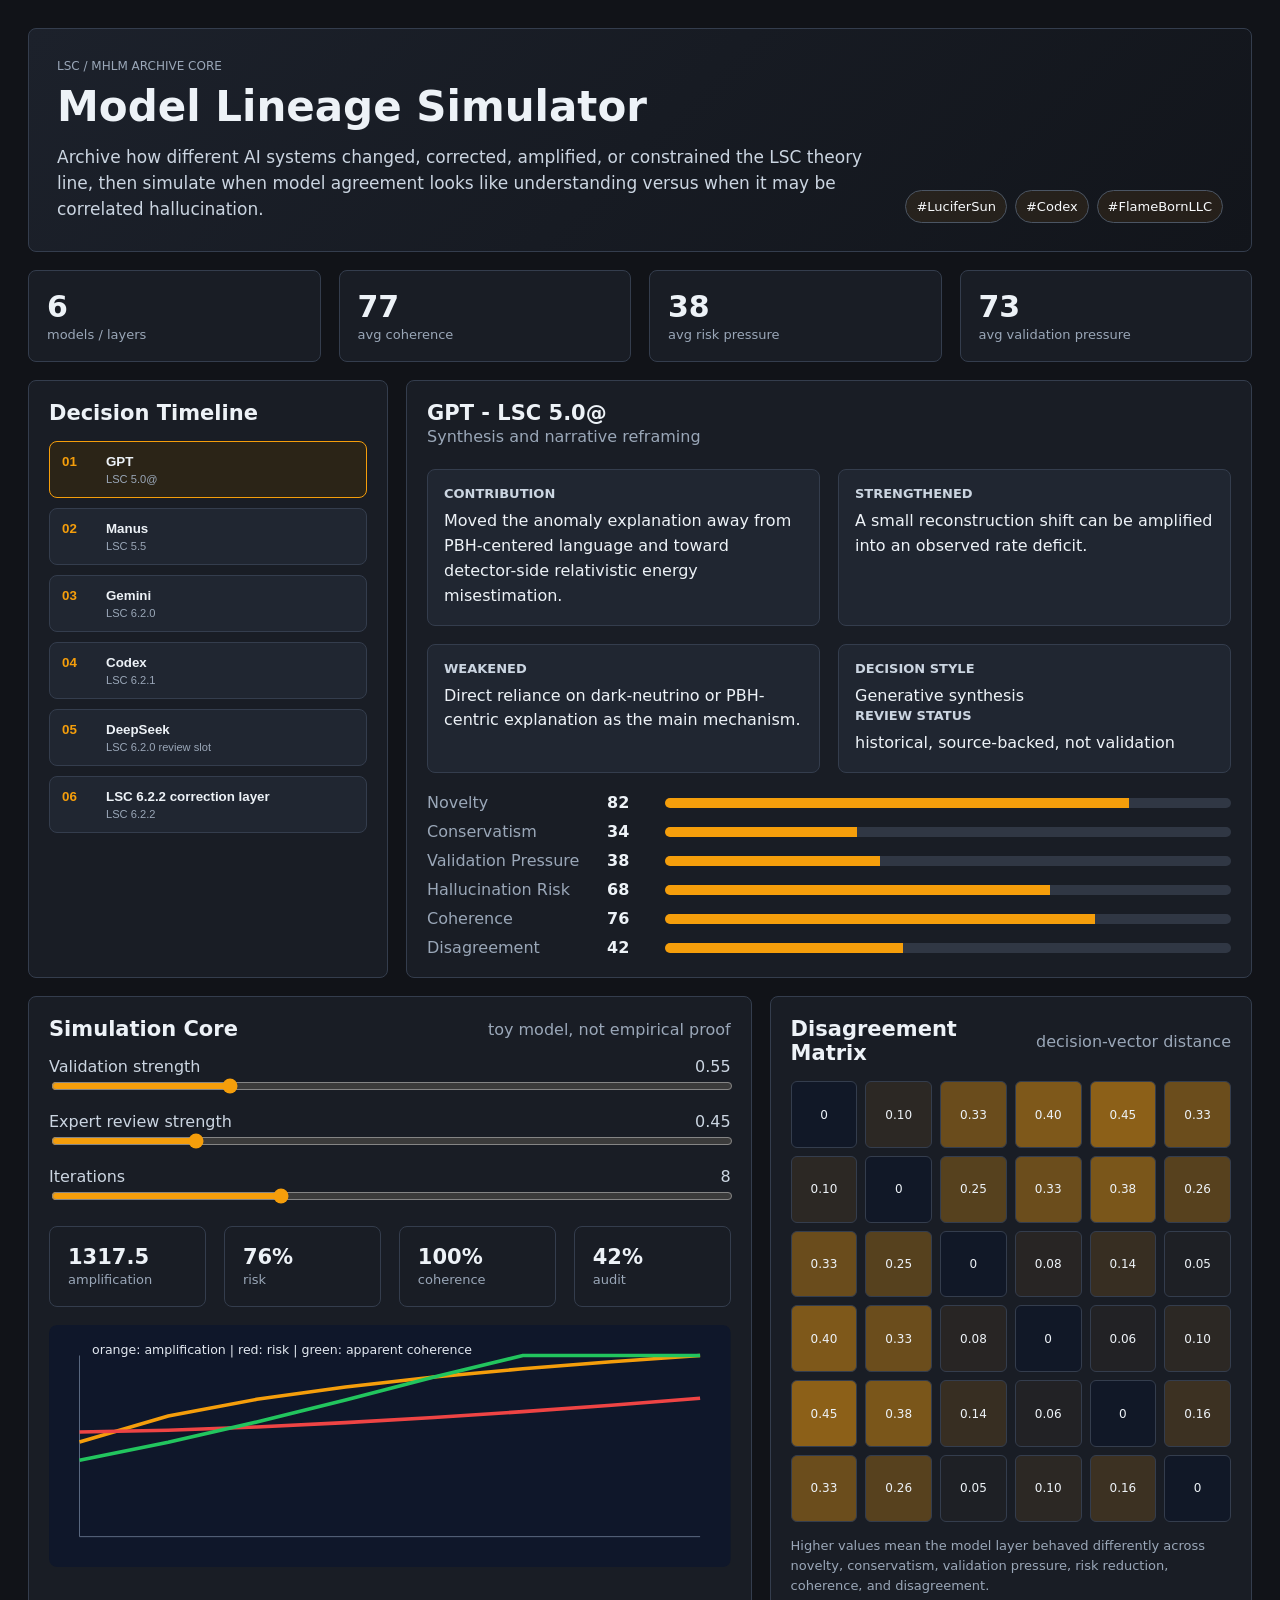
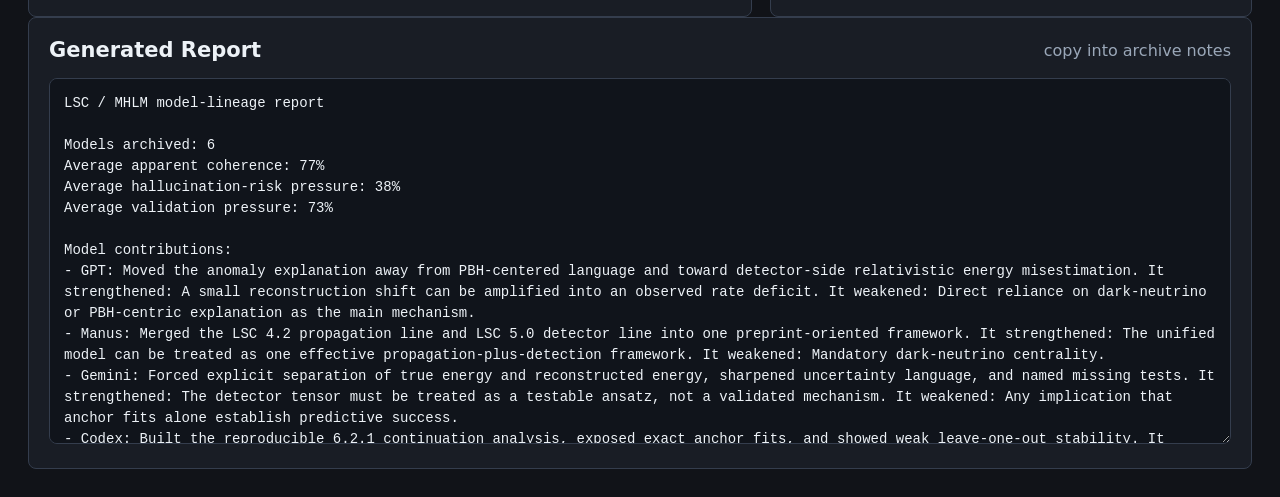
<file: model-lineage/index.html>
<!doctype html>
<html lang="en">
<head>
  <meta charset="utf-8">
  <meta name="viewport" content="width=device-width, initial-scale=1">
  <title>LSC / MHLM Model Lineage Simulator</title>
  <link rel="stylesheet" href="styles.css">
</head>
<body>
  <main class="shell">
    <header class="hero">
      <div>
        <p class="eyebrow">LSC / MHLM Archive Core</p>
        <h1>Model Lineage Simulator</h1>
        <p id="mission" class="lead"></p>
      </div>
      <div class="tagbox">
        <span>#LuciferSun</span>
        <span>#Codex</span>
        <span>#FlameBornLLC</span>
      </div>
    </header>

    <section class="metrics" aria-label="Archive metrics">
      <div><strong id="model-count">0</strong><span>models / layers</span></div>
      <div><strong id="coherence-score">0</strong><span>avg coherence</span></div>
      <div><strong id="risk-score">0</strong><span>avg risk pressure</span></div>
      <div><strong id="validation-score">0</strong><span>avg validation pressure</span></div>
    </section>

    <section class="grid">
      <aside class="panel">
        <h2>Decision Timeline</h2>
        <div id="timeline" class="timeline"></div>
      </aside>

      <section class="panel detail">
        <h2 id="detail-title"></h2>
        <p id="detail-role" class="muted"></p>
        <div class="detail-grid">
          <div>
            <h3>Contribution</h3>
            <p id="detail-contribution"></p>
          </div>
          <div>
            <h3>Strengthened</h3>
            <p id="detail-strengthened"></p>
          </div>
          <div>
            <h3>Weakened</h3>
            <p id="detail-weakened"></p>
          </div>
          <div>
            <h3>Decision Style</h3>
            <p id="detail-style"></p>
            <h3>Review Status</h3>
            <p id="detail-status"></p>
          </div>
        </div>
        <div id="score-rows" class="score-rows"></div>
      </section>
    </section>

    <section class="grid two">
      <section class="panel">
        <div class="section-head">
          <h2>Simulation Core</h2>
          <span>toy model, not empirical proof</span>
        </div>
        <label>Validation strength <output id="validation-value">0.55</output></label>
        <input id="validation" type="range" min="0.05" max="2" value="0.55" step="0.05">
        <label>Expert review strength <output id="expert-review-value">0.45</output></label>
        <input id="expert-review" type="range" min="0.05" max="2" value="0.45" step="0.05">
        <label>Iterations <output id="iterations-value">8</output></label>
        <input id="iterations" type="range" min="3" max="18" value="8" step="1">
        <div class="sim-metrics">
          <div><strong id="amp-output">0</strong><span>amplification</span></div>
          <div><strong id="sim-risk">0%</strong><span>risk</span></div>
          <div><strong id="sim-coherence">0%</strong><span>coherence</span></div>
          <div><strong id="sim-audit">0%</strong><span>audit</span></div>
        </div>
        <div id="simulation-chart" class="chart"></div>
      </section>

      <section class="panel">
        <div class="section-head">
          <h2>Disagreement Matrix</h2>
          <span>decision-vector distance</span>
        </div>
        <div id="matrix" class="matrix" aria-label="Pairwise model disagreement matrix"></div>
        <p class="note">Higher values mean the model layer behaved differently across novelty, conservatism, validation pressure, risk reduction, coherence, and disagreement.</p>
      </section>
    </section>

    <section class="panel">
      <div class="section-head">
        <h2>Generated Report</h2>
        <span>copy into archive notes</span>
      </div>
      <textarea id="generated-report" rows="16" spellcheck="false"></textarea>
    </section>
  </main>

  <script src="data.js"></script>
  <script src="app.js"></script>
</body>
</html>
</file>
<file: model-lineage/styles.css>
:root {
  color-scheme: dark;
  --bg: #111318;
  --panel: #191d25;
  --panel-2: #202631;
  --text: #edf2f7;
  --muted: #9aa7b8;
  --line: #343d4d;
  --accent: #f59e0b;
  --green: #22c55e;
  --red: #ef4444;
}

* {
  box-sizing: border-box;
}

body {
  margin: 0;
  background: var(--bg);
  color: var(--text);
  font-family: Inter, ui-sans-serif, system-ui, -apple-system, BlinkMacSystemFont, "Segoe UI", sans-serif;
}

.shell {
  width: min(1280px, 100%);
  margin: 0 auto;
  padding: 28px;
}

.hero,
.metrics,
.grid,
.detail-grid,
.sim-metrics,
.section-head {
  display: grid;
  gap: 18px;
}

.hero {
  grid-template-columns: minmax(0, 1fr) auto;
  align-items: end;
  padding: 28px;
  border: 1px solid var(--line);
  background: linear-gradient(135deg, #1c212b, #12151b);
  border-radius: 8px;
}

.eyebrow,
.section-head span,
.note,
.muted {
  color: var(--muted);
}

.eyebrow {
  margin: 0 0 10px;
  font-size: 12px;
  letter-spacing: 0;
  text-transform: uppercase;
}

h1,
h2,
h3,
p {
  margin: 0;
}

h1 {
  font-size: 42px;
  line-height: 1;
}

h2 {
  font-size: 21px;
}

h3 {
  margin-bottom: 8px;
  font-size: 13px;
  color: #cbd5e1;
  text-transform: uppercase;
  letter-spacing: 0;
}

p {
  line-height: 1.55;
}

.lead {
  margin-top: 16px;
  max-width: 820px;
  color: #cbd5e1;
  font-size: 17px;
}

.tagbox {
  display: flex;
  flex-wrap: wrap;
  gap: 8px;
  justify-content: flex-end;
}

.tagbox span {
  border: 1px solid #4b5563;
  border-radius: 999px;
  padding: 8px 10px;
  color: #f8fafc;
  background: rgba(245, 158, 11, 0.08);
  font-size: 13px;
}

.metrics {
  grid-template-columns: repeat(4, minmax(0, 1fr));
  margin: 18px 0;
}

.metrics div,
.sim-metrics div {
  padding: 18px;
  border: 1px solid var(--line);
  border-radius: 8px;
  background: var(--panel);
}

.metrics strong,
.sim-metrics strong {
  display: block;
  font-size: 30px;
}

.metrics span,
.sim-metrics span {
  color: var(--muted);
  font-size: 13px;
}

.grid {
  grid-template-columns: 360px minmax(0, 1fr);
  margin-top: 18px;
}

.grid.two {
  grid-template-columns: minmax(0, 1.2fr) minmax(360px, 0.8fr);
}

.panel {
  border: 1px solid var(--line);
  border-radius: 8px;
  background: var(--panel);
  padding: 20px;
}

.timeline {
  display: grid;
  gap: 10px;
  margin-top: 16px;
}

.timeline-item {
  display: grid;
  grid-template-columns: 34px 1fr;
  gap: 4px 10px;
  width: 100%;
  padding: 12px;
  border: 1px solid var(--line);
  border-radius: 8px;
  color: var(--text);
  background: var(--panel-2);
  text-align: left;
  cursor: pointer;
}

.timeline-item span {
  grid-row: span 2;
  color: var(--accent);
  font-weight: 700;
}

.timeline-item small {
  color: var(--muted);
}

.timeline-item.active {
  border-color: var(--accent);
  background: #2b2417;
}

.detail-grid {
  grid-template-columns: repeat(2, minmax(0, 1fr));
  margin: 20px 0;
}

.detail-grid > div {
  min-height: 128px;
  padding: 16px;
  border: 1px solid var(--line);
  border-radius: 8px;
  background: var(--panel-2);
}

.score-rows {
  display: grid;
  gap: 10px;
}

.score-row {
  display: grid;
  grid-template-columns: 170px 48px 1fr;
  align-items: center;
  gap: 10px;
}

.score-row span {
  color: var(--muted);
  text-transform: capitalize;
}

.score-row i {
  display: block;
  height: 10px;
  border-radius: 999px;
  background: linear-gradient(90deg, var(--accent) calc(var(--value) * 100%), #303744 0);
}

.section-head {
  grid-template-columns: 1fr auto;
  align-items: center;
  margin-bottom: 16px;
}

label {
  display: flex;
  justify-content: space-between;
  margin-top: 14px;
  color: #cbd5e1;
}

input[type="range"] {
  width: 100%;
  accent-color: var(--accent);
}

.sim-metrics {
  grid-template-columns: repeat(4, minmax(0, 1fr));
  margin: 18px 0;
}

.sim-metrics strong {
  font-size: 21px;
}

.chart svg {
  display: block;
  width: 100%;
  height: auto;
  border-radius: 8px;
}

.matrix {
  display: grid;
  grid-template-columns: repeat(6, 1fr);
  gap: 8px;
}

.matrix-cell {
  aspect-ratio: 1;
  display: grid;
  place-items: center;
  border-radius: 6px;
  background: color-mix(in srgb, #111827 calc(100% - var(--distance) * 120%), #f59e0b);
  border: 1px solid var(--line);
  font-size: 12px;
}

textarea {
  width: 100%;
  resize: vertical;
  border: 1px solid var(--line);
  border-radius: 8px;
  padding: 14px;
  color: var(--text);
  background: #10141b;
  font: 14px/1.5 ui-monospace, SFMono-Regular, Menlo, Consolas, monospace;
}

.note {
  margin-top: 14px;
  font-size: 13px;
}

@media (max-width: 920px) {
  .shell {
    padding: 14px;
  }

  .hero,
  .grid,
  .grid.two,
  .detail-grid,
  .metrics,
  .sim-metrics {
    grid-template-columns: 1fr;
  }

  .tagbox {
    justify-content: flex-start;
  }

  h1 {
    font-size: 34px;
  }
}
</file>
